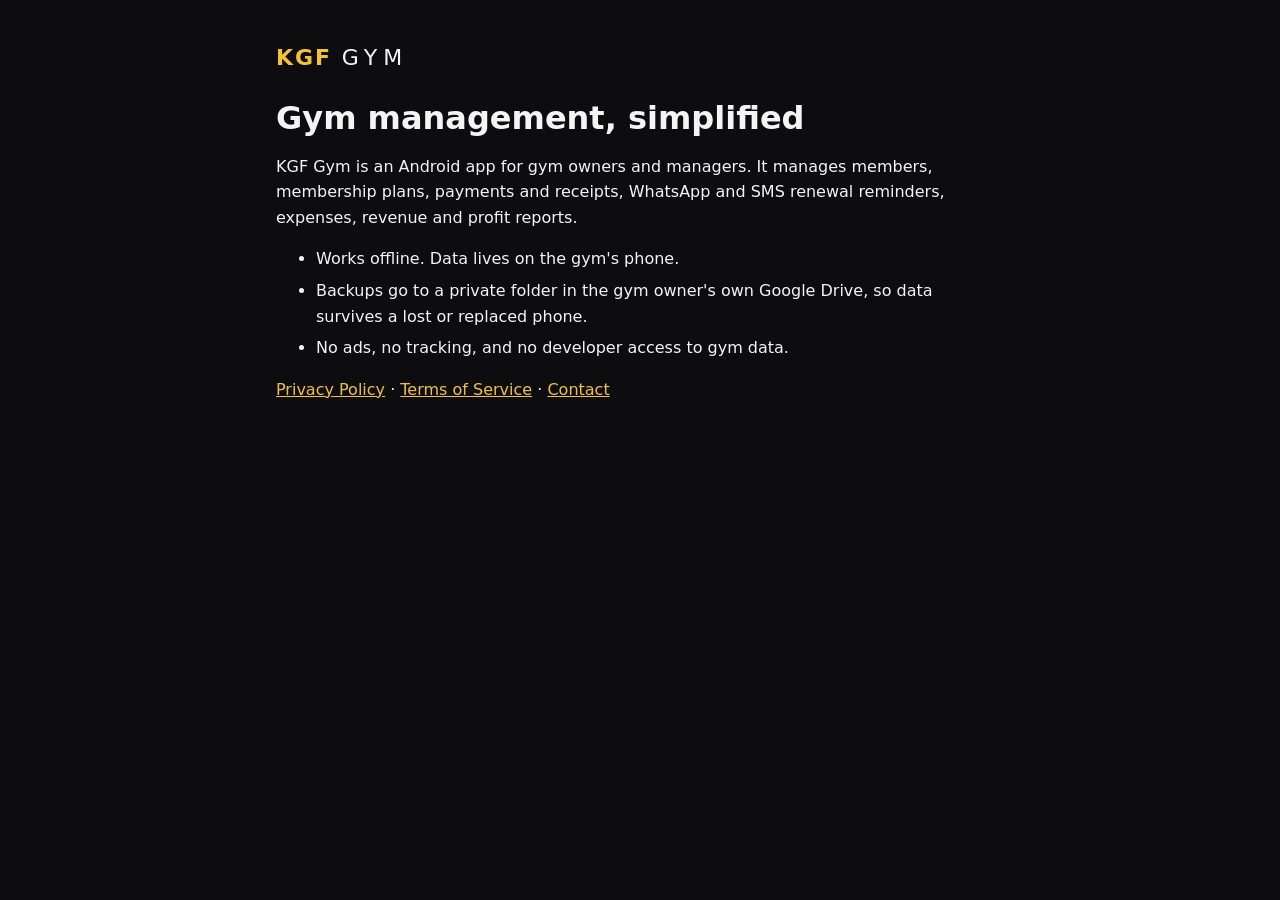
<file: index.html>
<!doctype html>
<html lang="en">
<head>
<meta charset="utf-8">
<meta name="viewport" content="width=device-width, initial-scale=1">
<title>KGF Gym</title>
<link rel="stylesheet" href="style.css">
</head>
<body>
<main>
<span class="brand">KGF <span>GYM</span></span>
<h1>Gym management, simplified</h1>
<p>KGF Gym is an Android app for gym owners and managers. It manages members, membership plans, payments and receipts, WhatsApp and SMS renewal reminders, expenses, revenue and profit reports.</p>
<ul>
  <li>Works offline. Data lives on the gym's phone.</li>
  <li>Backups go to a private folder in the gym owner's own Google Drive, so data survives a lost or replaced phone.</li>
  <li>No ads, no tracking, and no developer access to gym data.</li>
</ul>
<p><a href="privacy.html">Privacy Policy</a> · <a href="terms.html">Terms of Service</a> · <a href="mailto:n33rajdev@gmail.com">Contact</a></p>
</main>
</body>
</html>
</file>
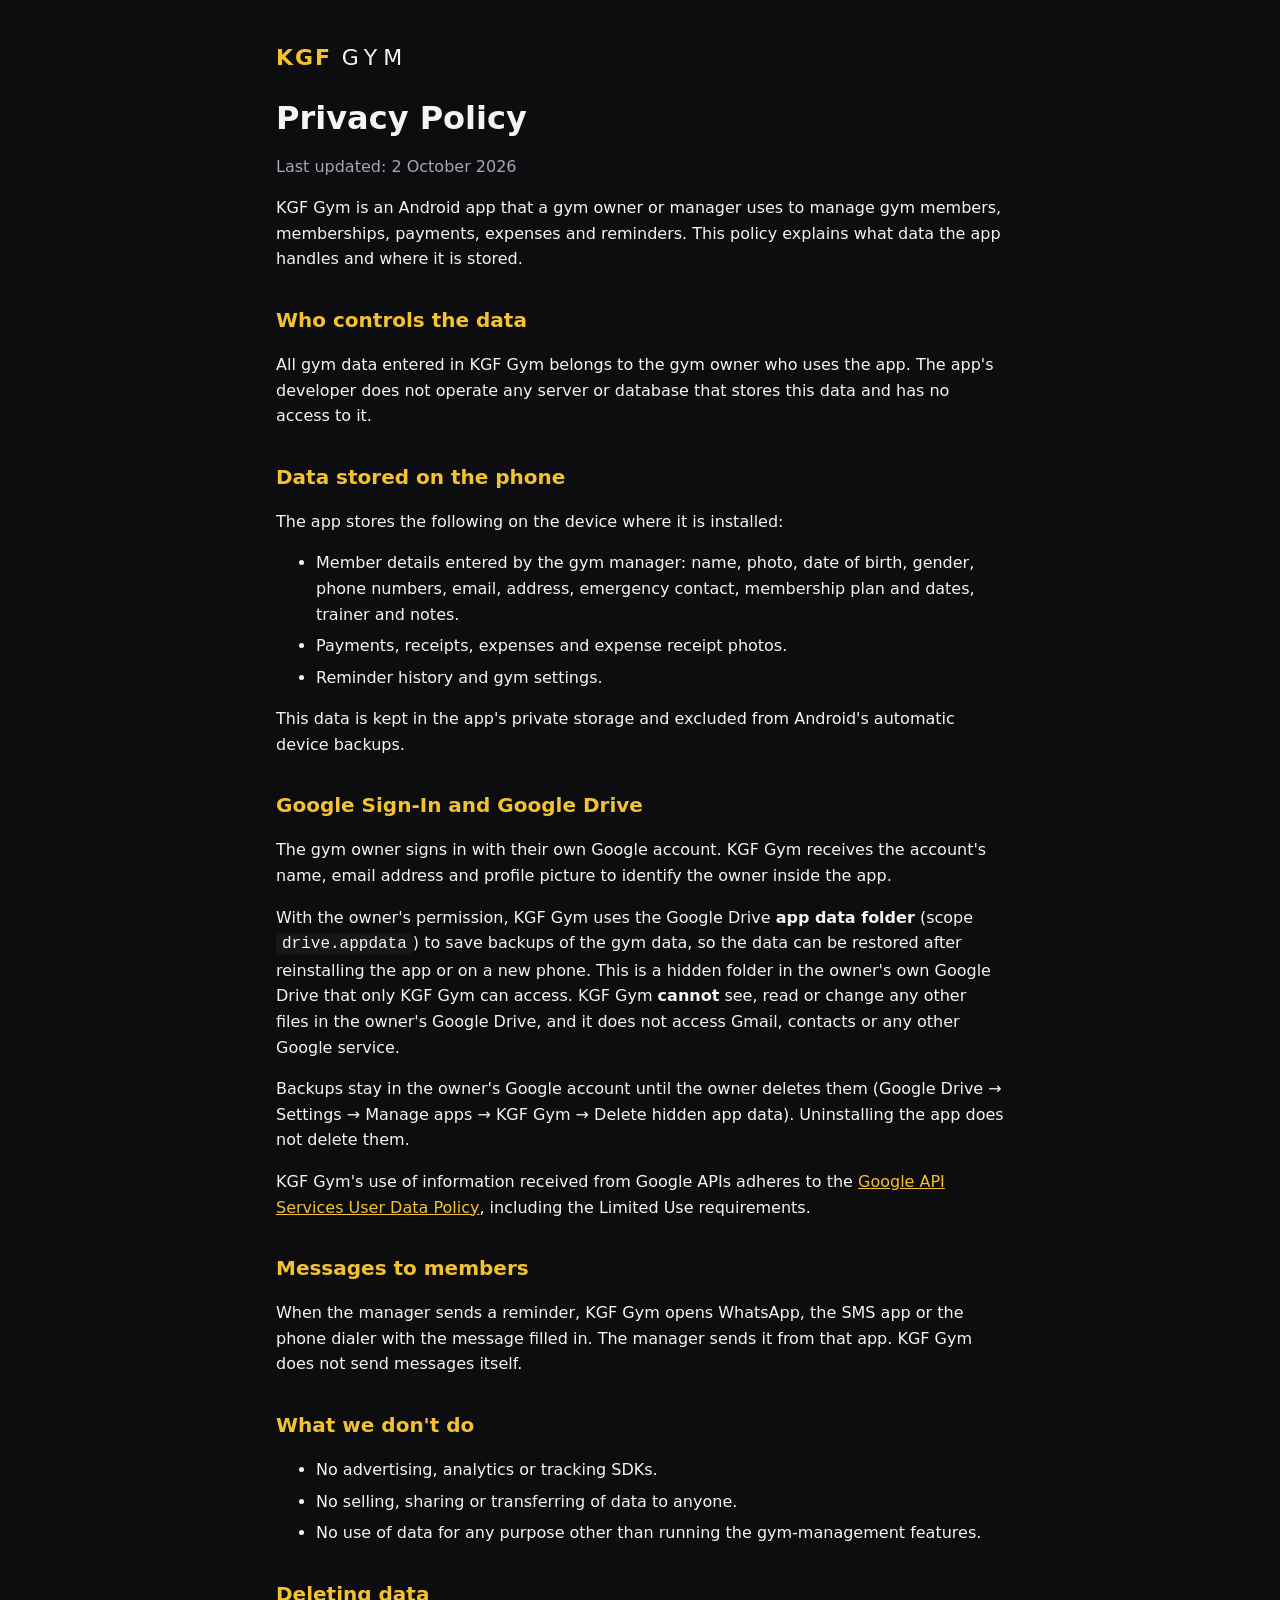
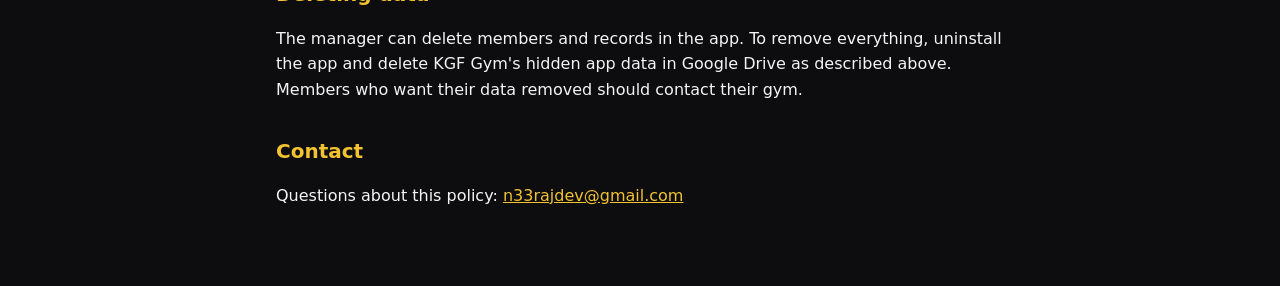
<file: privacy.html>
<!doctype html>
<html lang="en">
<head>
<meta charset="utf-8">
<meta name="viewport" content="width=device-width, initial-scale=1">
<title>KGF Gym – Privacy Policy</title>
<link rel="stylesheet" href="style.css">
</head>
<body>
<main>
<a href="index.html" class="brand">KGF <span>GYM</span></a>
<h1>Privacy Policy</h1>
<p class="muted">Last updated: 2 October 2026</p>

<p>KGF Gym is an Android app that a gym owner or manager uses to manage gym members, memberships, payments, expenses and reminders. This policy explains what data the app handles and where it is stored.</p>

<h2>Who controls the data</h2>
<p>All gym data entered in KGF Gym belongs to the gym owner who uses the app. The app's developer does not operate any server or database that stores this data and has no access to it.</p>

<h2>Data stored on the phone</h2>
<p>The app stores the following on the device where it is installed:</p>
<ul>
  <li>Member details entered by the gym manager: name, photo, date of birth, gender, phone numbers, email, address, emergency contact, membership plan and dates, trainer and notes.</li>
  <li>Payments, receipts, expenses and expense receipt photos.</li>
  <li>Reminder history and gym settings.</li>
</ul>
<p>This data is kept in the app's private storage and excluded from Android's automatic device backups.</p>

<h2>Google Sign-In and Google Drive</h2>
<p>The gym owner signs in with their own Google account. KGF Gym receives the account's name, email address and profile picture to identify the owner inside the app.</p>
<p>With the owner's permission, KGF Gym uses the Google Drive <strong>app data folder</strong> (scope <code>drive.appdata</code>) to save backups of the gym data, so the data can be restored after reinstalling the app or on a new phone. This is a hidden folder in the owner's own Google Drive that only KGF Gym can access. KGF Gym <strong>cannot</strong> see, read or change any other files in the owner's Google Drive, and it does not access Gmail, contacts or any other Google service.</p>
<p>Backups stay in the owner's Google account until the owner deletes them (Google Drive → Settings → Manage apps → KGF Gym → Delete hidden app data). Uninstalling the app does not delete them.</p>
<p>KGF Gym's use of information received from Google APIs adheres to the <a href="https://developers.google.com/terms/api-services-user-data-policy">Google API Services User Data Policy</a>, including the Limited Use requirements.</p>

<h2>Messages to members</h2>
<p>When the manager sends a reminder, KGF Gym opens WhatsApp, the SMS app or the phone dialer with the message filled in. The manager sends it from that app. KGF Gym does not send messages itself.</p>

<h2>What we don't do</h2>
<ul>
  <li>No advertising, analytics or tracking SDKs.</li>
  <li>No selling, sharing or transferring of data to anyone.</li>
  <li>No use of data for any purpose other than running the gym-management features.</li>
</ul>

<h2>Deleting data</h2>
<p>The manager can delete members and records in the app. To remove everything, uninstall the app and delete KGF Gym's hidden app data in Google Drive as described above. Members who want their data removed should contact their gym.</p>

<h2>Contact</h2>
<p>Questions about this policy: <a href="mailto:n33rajdev@gmail.com">n33rajdev@gmail.com</a></p>
</main>
</body>
</html>
</file>
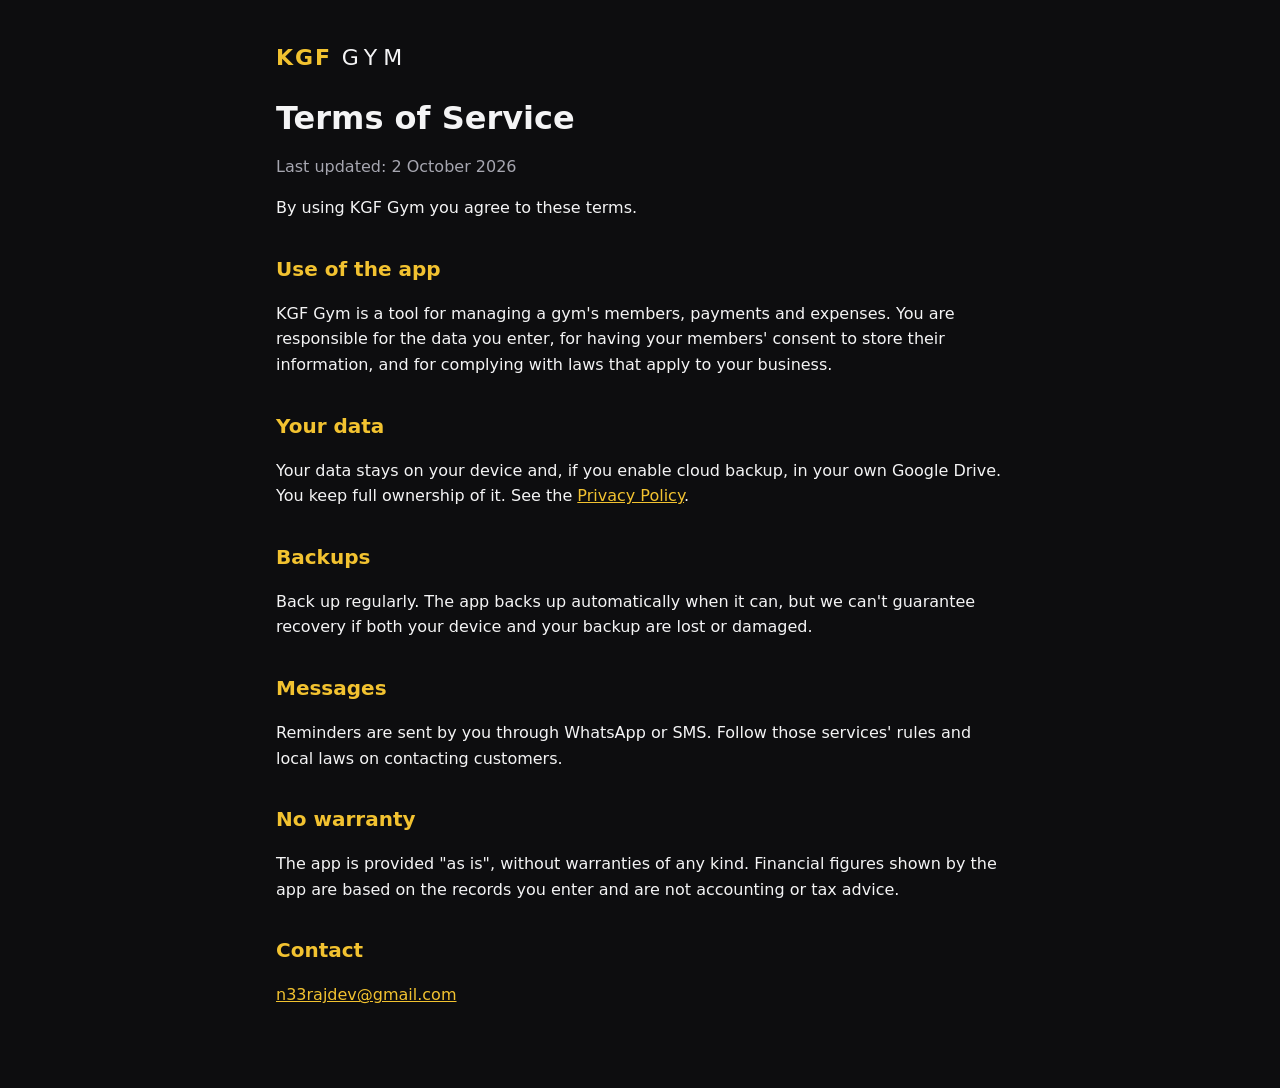
<file: terms.html>
<!doctype html>
<html lang="en">
<head>
<meta charset="utf-8">
<meta name="viewport" content="width=device-width, initial-scale=1">
<title>KGF Gym – Terms of Service</title>
<link rel="stylesheet" href="style.css">
</head>
<body>
<main>
<a href="index.html" class="brand">KGF <span>GYM</span></a>
<h1>Terms of Service</h1>
<p class="muted">Last updated: 2 October 2026</p>
<p>By using KGF Gym you agree to these terms.</p>
<h2>Use of the app</h2>
<p>KGF Gym is a tool for managing a gym's members, payments and expenses. You are responsible for the data you enter, for having your members' consent to store their information, and for complying with laws that apply to your business.</p>
<h2>Your data</h2>
<p>Your data stays on your device and, if you enable cloud backup, in your own Google Drive. You keep full ownership of it. See the <a href="privacy.html">Privacy Policy</a>.</p>
<h2>Backups</h2>
<p>Back up regularly. The app backs up automatically when it can, but we can't guarantee recovery if both your device and your backup are lost or damaged.</p>
<h2>Messages</h2>
<p>Reminders are sent by you through WhatsApp or SMS. Follow those services' rules and local laws on contacting customers.</p>
<h2>No warranty</h2>
<p>The app is provided "as is", without warranties of any kind. Financial figures shown by the app are based on the records you enter and are not accounting or tax advice.</p>
<h2>Contact</h2>
<p><a href="mailto:n33rajdev@gmail.com">n33rajdev@gmail.com</a></p>
</main>
</body>
</html>
</file>
<file: style.css>
:root { --bg: #0d0d0f; --card: #17171a; --text: #f4f4f5; --muted: #a6a6b0; --gold: #f2c230; }
* { box-sizing: border-box; }
body { margin: 0; background: var(--bg); color: var(--text); font: 16px/1.6 system-ui, -apple-system, "Segoe UI", Roboto, sans-serif; }
main { max-width: 760px; margin: 0 auto; padding: 40px 16px 64px; }
.brand { display: inline-block; font-weight: 900; font-size: 22px; letter-spacing: 2px; color: var(--gold); text-decoration: none; margin-bottom: 24px; }
.brand span { color: var(--text); font-weight: 300; letter-spacing: 6px; }
h1 { font-size: 32px; line-height: 1.2; margin: 0 0 8px; }
h2 { font-size: 20px; margin: 32px 0 8px; color: var(--gold); }
a { color: var(--gold); }
.muted { color: var(--muted); }
code { background: var(--card); padding: 2px 6px; border-radius: 6px; }
li { margin: 6px 0; }
</file>
